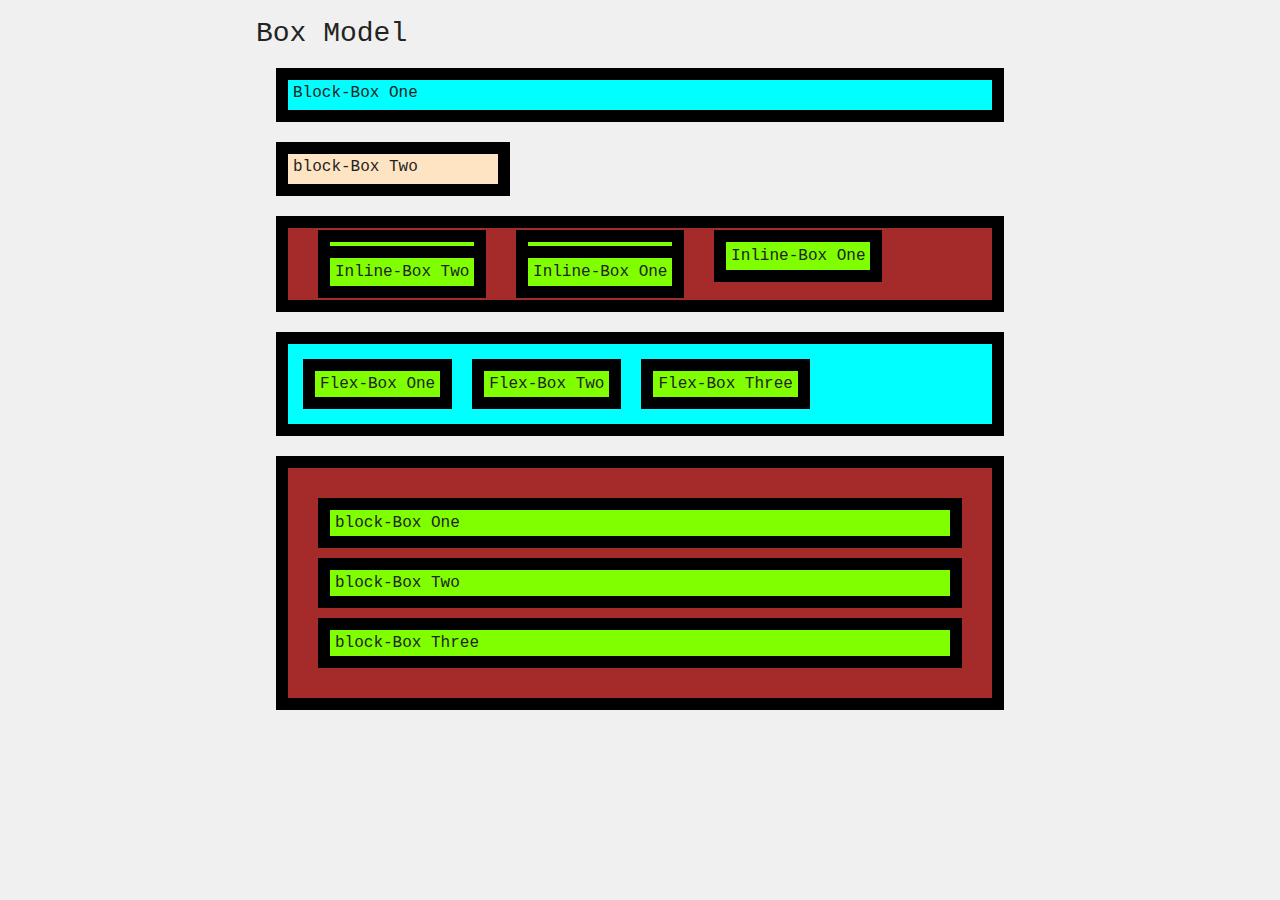
<file: box-model/index.html>
<!DOCTYPE html>
<html>
  <head>
    <title>Box Model</title>
    <meta charset="UTF-8">
    <link rel="stylesheet" href="./css/reset.css">
    <link rel="stylesheet" href="./css/main.css">
    <link rel="stylesheet" href="./css/box-model.css">
  </head>
  <body>
    <h1>Box Model</h1>
    <div class="box-one">Block-Box One</div>
    <div class="box-two">block-Box Two</div>
    <div class="box-three">
      <div class="box-four">Inline-Box One</div>
      <div class="box-five">Inline-Box Two</div>
      <div class="box-four">Inline-Box One</div>
      <div class="box-five">Inline-Box Two</div>
      <div class="box-four">Inline-Box One</div>
    </div>
    <div class="box-six">
      <div class="box-seven">Flex-Box One</div>
      <div class="box-eigth">Flex-Box Two</div>
      <div class="box-nine">Flex-Box Three</div>
    </div>
    <div class="box-ten">
      <div class="box-eleven">block-Box One</div>
      <div class="box-twelve">block-Box Two</div>
      <div class="box-thirteen">block-Box Three</div>
    </div>
    
  </body>
</html>
</file>
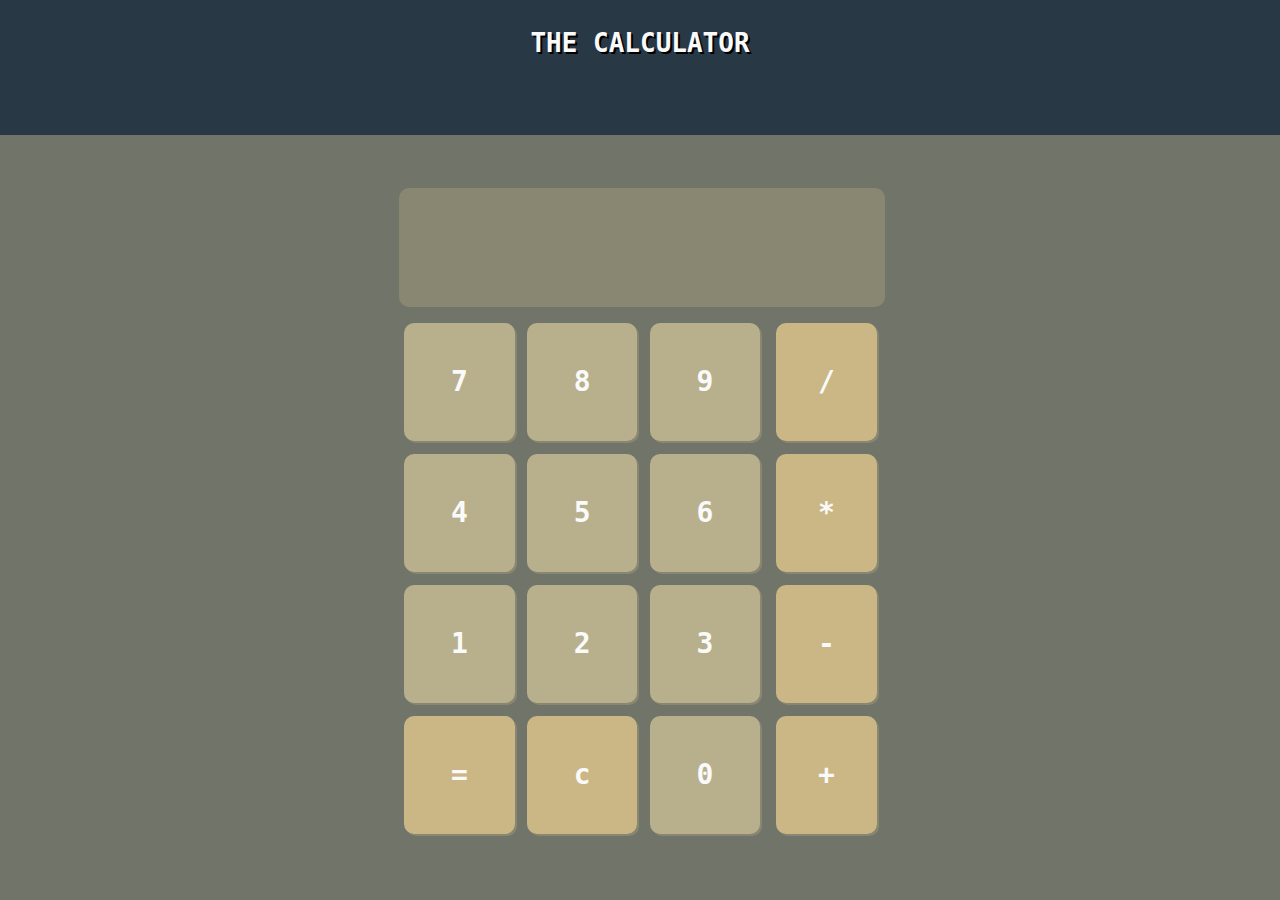
<file: calculator/index.html>
<!DOCTYPE html>
<html>
    <head>
        <title>Calculator</title>
        <meta encoding="UTF-8">

        <link rel="stylesheet" href="styles/reset.css">
        <link rel="stylesheet" href="styles/main.css">

    </head>
    <body>
        <header>
            <h1>THE CALCULATOR</h1>
        </header>
        <section id="calculator">
            <div id="calculator-border">
                <div id="display"><p id="expression"></p></div>
                <div id="number-block"></div>
                <div id="operators"></div>
            </div>
        </section>

        <script src="scripts/main.js"></script>
    </body>
</html>
</file>
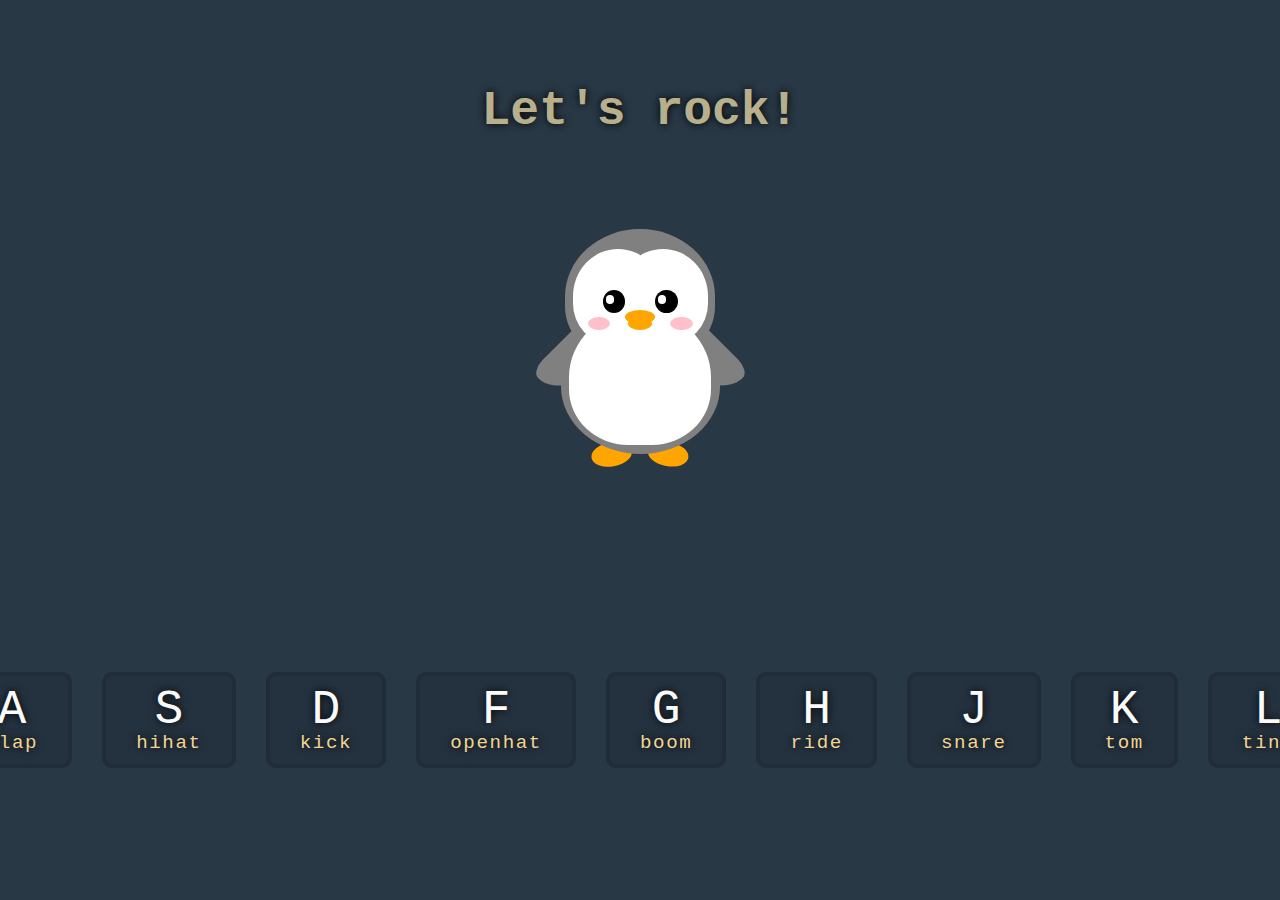
<file: DrumKit/index.html>
<!DOCTYPE html>
<html>
    <head>
        <title>Drums</title>
        <meta charset="UTF-8">
        <link rel="stylesheet" href="styles/reset.css">
        <link rel="stylesheet" href="styles/main.css">
        <link rel="stylesheet" href="styles/penguin.css">
    </head>
    <body>
        <header id="header">
            <h1>Let's rock!</h1> 
        </header>

        <section id="penguin">
            <div class="penguin">
                <div class="penguin-bottom">
                    <div class="right-hand"></div>
                    <div class="left-hand"></div>
                    <div class="right-feet"></div>
                    <div class="left-feet"></div>
                </div>
                <div class="penguin-top">
                    <div class="right-cheek"></div>
                    <div class="left-cheek"></div>
                    <div class="belly"></div>
                    <div class="right-eye">
                    <div class="sparkle"></div>
                    </div>
                    <div class="left-eye">
                    <div class="sparkle"></div>
                    </div>
                    <div class="blush-right"></div>
                    <div class="blush-left"></div>
                    <div class="beak-top"></div>
                    <div class="beak-bottom"></div>
                </div>
        </section>

        <section id="content-area">

            <div class="keys">
                <div data-key="65" class="key">
                  <kbd>A</kbd>
                  <span class="sound">clap</span>
                </div>
                <div data-key="83" class="key">
                  <kbd>S</kbd>
                  <span class="sound">hihat</span>
                </div>
                <div data-key="68" class="key">
                  <kbd>D</kbd>
                  <span class="sound">kick</span>
                </div>
                <div data-key="70" class="key">
                  <kbd>F</kbd>
                  <span class="sound">openhat</span>
                </div>
                <div data-key="71" class="key">
                  <kbd>G</kbd>
                  <span class="sound">boom</span>
                </div>
                <div data-key="72" class="key">
                  <kbd>H</kbd>
                  <span class="sound">ride</span>
                </div>
                <div data-key="74" class="key">
                  <kbd>J</kbd>
                  <span class="sound">snare</span>
                </div>
                <div data-key="75" class="key">
                  <kbd>K</kbd>
                  <span class="sound">tom</span>
                </div>
                <div data-key="76" class="key">
                  <kbd>L</kbd>
                  <span class="sound">tink</span>
                </div>
              </div>
            
              <audio data-key="65" src="sounds/clap.wav"></audio>
              <audio data-key="83" src="sounds/hihat.wav"></audio>
              <audio data-key="68" src="sounds/kick.wav"></audio>
              <audio data-key="70" src="sounds/openhat.wav"></audio>
              <audio data-key="71" src="sounds/boom.wav"></audio>
              <audio data-key="72" src="sounds/ride.wav"></audio>
              <audio data-key="74" src="sounds/snare.wav"></audio>
              <audio data-key="75" src="sounds/tom.wav"></audio>
              <audio data-key="76" src="sounds/tink.wav"></audio>
            
        </section>

        <script src="scripts/main.js"></script>
    </body>
</html>
</file>
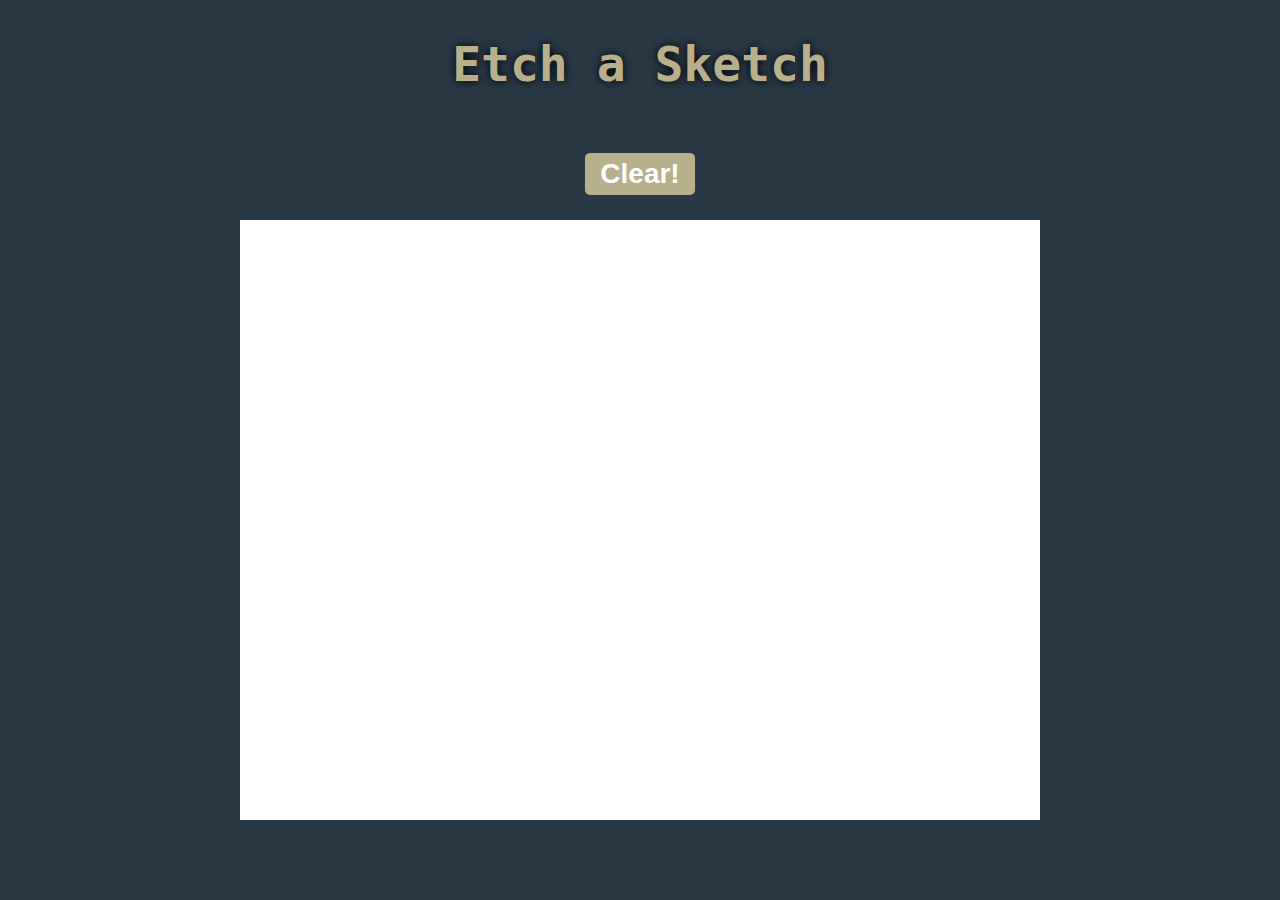
<file: etch-a-sketch/index.html>
<!DOCTYPE html>
<html>
<head>
    <title>Etch a Sketch</title>
    <meta encoding="UTF-8">

    <link rel="stylesheet" href="styles/reset.css">
    <link rel="stylesheet" href="styles/main.css">
</head>
<body>
    
    <header id="header">
        <h1>Etch a Sketch</h1>
    </header>
    
    <section id="etch-a-sketch">
        <button id="clear-btn" title="Clear Sketch.">Clear!</button>
        <div id="grid-container">
        </div>
    </section>

    <script src="scripts/main.js"></script>

</body>
</html>
</file>
<file: box-model/css/main.css>
:root{
    /** Global Variables **/
    --main-text-color: rgb(35,35,35);
    --main-background-color: rgb(240,240,240);

    --primary-color: rgb();
    --primary-color-ligthen: rgb();
    --primary-color-darken: rgb();

    --secondary-color: rgb();
    --secondary-color-ligthen: rgb();
    --secondary-color-darken: rgb();

    /** Global Colors **/
    background-color: var(--main-background-color);
    color: var(--main-text-color);

    /** Global Font **/
    font-family: "Lucida Console", "Courier New", monospace;
    font-size: 16px;

    /** Global Spacings **/
    margin-left: 20%;
    margin-right: 20%;
    margin-top: 20px;
}

/** Headings **/    
h1 {
    font-size: 28px;
    font-weight: 500;
}

h2 {
    font-size: 24px;
    font-weight: 500;
}

h3 {
    font-size: 21px;
    font-weight: 400;
}


/** Sections **/
section {
    margin-top: 20px;
    margin-bottom: 20px;
}
</file>
<file: box-model/css/box-model.css>
.box-one {
    background-color: aqua;
    height: 20px;
    width: auto;
    padding: 5px;
    border: black 12px solid;
    margin: 20px
}

.box-two {
    background-color: bisque;
    height: 20px;
    width: 200px;
    padding: 5px;
    border: black 12px solid;
    margin: 20px;
}

.box-three {
    background-color: brown;
    height: auto;
    width: auto;
    padding: 20px;
    border: black 12px solid;
    margin: 20px;
}

.box-four, .box-five {
    display: inline;
    background-color: chartreuse;
    padding: 5px;
    border: black 12px solid;
    margin: 10px;
}

.box-six{
    display: flex;
    background-color: aqua;
    height: auto;
    width: auto;
    padding: 5px;
    border: black 12px solid;
    margin: 20px
}

.box-seven, .box-nine {
    background-color: chartreuse;
    padding: 5px;
    border: black 12px solid;
    margin: 10px;
}

.box-eigth {
    display: inline;
    background-color: chartreuse;
    padding: 5px;
    border: black 12px solid;
    margin: 10px;
}

.box-ten {
    background-color: brown;
    height: auto;
    width: auto;
    padding: 20px;
    border: black 12px solid;
    margin: 20px;
}

.box-eleven, .box-twelve, .box-thirteen {
    background-color: chartreuse;
    padding: 5px;
    border: black 12px solid;
    margin: 10px;
}
</file>
<file: calculator/styles/main.css>
:root {
    --primary-color: 40,56,69;
    --primary-color-accent: 32,44,57;
    --secondary-color: 184,176,141;
    --secondary-color-accent: 242,212,146; 
    --accent-color: 242,149,89;

    --main-font: monospace;
    --main-font-size: 28px;
    --main-font-weight: 700;
}

body {
    display: grid;
    grid-template-rows: 15vh 85vh;
    grid-template-columns: 100vw;
    grid-template-areas: 
    "top"
    "calculator";

    font-family: var(--main-font, Courier);
    font-size: var(--main-font-size);
    font-weight: var(--main-font-weight);
    color: #fafafa;

    background-color: rgb(var(--primary-color));
}

header {
    grid-area: top;
    display: flex;
    justify-content: center;
    margin: 30px;
}

h1 {
    font-size: 26px;
    font-weight: 800;
    text-shadow: 2px 2px black;
}

#calculator {
    grid-area: calculator;
    background-color: rgba(var(--secondary-color), 0.5);
    width: 100vw;
    
    display: flex;
    justify-content: center;
    align-items: center;
}

#calculator-border {
    width: 40vw;
    height: 75vh;

    display: grid;
    grid-template-columns: 3fr 1fr;
    grid-template-rows: 1fr 4fr;
    grid-template-areas: 
    "display display"
    "number-block operators";

    padding: 10px;
}

#display {
    grid-area: display;
    background-color: rgba(var(--secondary-color-accent), 0.2);
    margin: 8px;
    margin-left: 15px;
    border-radius: 10px;
    width: 91%;
    
    display: flex;
    justify-content: end;
    align-items: center;
    font-size: 28px;
    font-weight: 700;

    padding: 10px;

}

#number-block {
    grid-area: number-block;
    margin: 8px;

    display: grid;
    grid-template-columns: repeat(3, 1fr);
    grid-template-rows: repeat(4, 1fr);
    direction: rtl;

}

.number {
    width: 90%;
    height: 90%;
    display: flex;
    justify-content: center;
    align-items: center;
    background-color: rgb(var(--secondary-color));
    border-radius: 10px;
    box-shadow: 2px 2px rgba(var(--secondary-color-accent), 0.2);

    transition: all .07s ease;
}

.math-operator, .input-operator {
    width: 90%;
    height: 90%;
    display: flex;
    justify-content: center;
    align-items: center;
    background-color: rgba(var(--secondary-color-accent), 0.7);
    border-radius: 10px;
    box-shadow: 2px 2px rgba(var(--secondary-color-accent), 0.2);
    transition: all .07s ease;
}

#operators {
    grid-area: operators;
    margin: 8px;
    display: grid;
    grid-template-columns: 1fr;
    grid-template-rows: repeat(4, 1fr);
}

.key-pressed {
    transform: scale(1.2);
    border-color: rgb(var(--secondary-color-accent));
    box-shadow: 0 0 1rem rgb(var(--secondary-color-accent));
}

.number:hover, .math-operator:hover, .input-operator:hover{
    cursor: pointer;
    transform: scale(1.1);
    border-color: rgb(var(--secondary-color-accent));
    box-shadow: 0 0 1rem rgb(var(--secondary-color-accent));
}
</file>
<file: DrumKit/styles/main.css>
:root {
    --primary-color: 40,56,69;
    --primary-color-accent: 32,44,57;
    --secondary-color: 184,176,141;
    --secondary-color-accent: 242,212,146; 
    --accent-color: 242,149,89;

    --main-font: monospace;
    --main-font-size: 16px;
    --main-font-weight: 400;
}

body {
    display: grid;
    grid-template-rows: 15vh 45vh 40vh;
    grid-template-columns: 100vw;
    grid-template-areas: 
    "top"
    "penguin"
    "content";

    font-family: var(--main-font, Courier);
    font-size: var(--main-font-size);
    font-weight: var(--main-font-weight);

    background-color: rgb(var(--primary-color));
}

header {
    grid-area: top;
    display: flex;
    justify-content: center;
    align-items: flex-end;
}

section#penguin {
    grid-area: penguin;
}

section#content-area {
    grid-area: content;
    height: 100%;
    display: flex;
    flex-direction: row;    
    justify-content: center;
    align-items: center;

    color: #fafafa;
}

h1 {
    font-size: 3em;
    font-weight: 800;
    color: rgb(var(--secondary-color));
    text-shadow: 0 0 .5rem black;
}

section#content-area div.keys {
    display: flex;
    flex-direction: row;
}

div.keys div.key {
    margin: 15px;
    text-align: center;
    padding: 10px 30px;
    background-color: rgba(var(--primary-color-accent), 0.5);
    border: 4px solid rgb(var(--primary-color-accent));
    border-radius: 10px;
    transition: all .07s ease;
    text-shadow: 0 0 .5rem black;
}

div.key span.sound {
    font-size: 1.2rem;
    letter-spacing: .1rem;
    color: rgb(var(--secondary-color-accent));
}

div.key kbd {
    display: block;
    font-size: 3rem;
  }

  .playing {
    transform: scale(1.1);
    border-color: rgb(var(--secondary-color-accent));
    box-shadow: 0 0 1rem rgb(var(--secondary-color-accent));
  }
</file>
<file: DrumKit/styles/penguin.css>
:root {
    --penguin-skin: gray;
    --penguin-belly: white;
    --penguin-beak: orange;
  }

.penguin {
    position: relative;
    margin: auto;
    display: block;
    margin-top: 5%;
    width: 300px;
    height: 300px;
  }

  .right-cheek {
    top: 15%;
    left: 35%;
    background: var(--penguin-belly, white);
    width: 60%;
    height: 70%;
    border-radius: 70% 70% 60% 60%;
  }

  .left-cheek {
    top: 15%;
    left: 5%;
    background: var(--penguin-belly, white);
    width: 60%;
    height: 70%;
    border-radius: 70% 70% 60% 60%;
  }

  .belly {
    top: 60%;
    left: 2.5%;
    background: var(--penguin-belly);
    width: 95%;
    height: 100%;
    border-radius: 120% 120% 100% 100%;
  }

  .penguin-top {
    top: 10%;
    left: 25%;
    background: var(--penguin-skin, gray);
    width: 50%;
    height: 45%;
    border-radius: 70% 70% 60% 60%;
  }

  .penguin-bottom {
    top: 40%;
    left: 23.5%;
    background: var(--penguin-skin, gray);
    width: 53%;
    height: 45%;
    border-radius: 70% 70% 100% 100%;
  }

  .right-hand {
    top: 0%;
    left: -5%;
    background: var(--penguin-skin, gray);
    width: 30%;
    height: 60%;
    border-radius: 30% 30% 120% 30%;
    transform: rotate(45deg);
    z-index: -1;
  }

  .left-hand {
    top: 0%;
    left: 75%;
    background: var(--penguin-skin, gray);
    width: 30%;
    height: 60%;
    border-radius: 30% 30% 30% 120%;
    transform: rotate(-45deg);
    z-index: -1;
  }

  .dancing {
      animation-name: danceHand;
      animation-duration: 0.7s;
      animation-iteration-count: infinite;
  }

  .dancing-left {
    animation-name: danceLeftHand;
    animation-duration: 0.7s;
    animation-iteration-count: infinite;
}

  @keyframes danceHand {
    50% {
        transform: rotate(30deg);
    }
}

@keyframes danceLeftHand {
    50% {
        transform: rotate(-28deg);
    }
}

  .right-feet {
    top: 85%;
    left: 60%;
    background: var(--penguin-beak, orange);
    width: 15%;
    height: 30%;
    border-radius: 50% 50% 50% 50%;
    transform: rotate(-80deg);
    z-index: -2222;
  }

  .left-feet {
    top: 85%;
    left: 25%;
    background: var(--penguin-beak, orange);
    width: 15%;
    height: 30%;
    border-radius: 50% 50% 50% 50%;
    transform: rotate(80deg);
    z-index: -2222;
  }

  .right-eye {
    top: 45%;
    left: 60%;
    background: black;
    width: 15%;
    height: 17%;
    border-radius: 50%;
  }

  .left-eye {
    top: 45%;
    left: 25%;
    background: black;
    width: 15%;
    height: 17%;
    border-radius: 50%;
  }

  .sparkle {
    top: 25%;
    left: 15%;
    background: white;
    width: 35%;
    height: 35%;
    border-radius: 50%;
  }

  .blush-right {
    top: 65%;
    left: 15%;
    background: pink;
    width: 15%;
    height: 10%;
    border-radius: 50%;
  }

  .blush-left {
    top: 65%;
    left: 70%;
    background: pink;
    width: 15%;
    height: 10%;
    border-radius: 50%;
  }

  .beak-top {
    top: 60%;
    left: 40%;
    background: var(--penguin-beak, orange);
    width: 20%;
    height: 10%;
    border-radius: 50%;
  }

  .beak-bottom {
    top: 65%;
    left: 42%;
    background: var(--penguin-beak, orange);
    width: 16%;
    height: 10%;
    border-radius: 50%;
  }

  .penguin * {
    position: absolute;
  }
</file>
<file: etch-a-sketch/styles/main.css>
:root {
    --primary-color: 40,56,69;
    --primary-color-accent: 32,44,57;
    --secondary-color: 184,176,141;
    --secondary-color-accent: 242,212,146; 
    --accent-color: 242,149,89;
    --main-font: monospace;
    --main-font-size: 16px;
    --main-font-weight: 400;
}

body {
    font-family: var(--main-font, Courier);
    font-size: var(--main-font-size, 16px);
    font-weight: var(--main-font-weight, 400);
    color: rgb(var(--secondary-color, rgb(184,176,141)));
    background-color: rgb(var(--primary-color, rgb(40,56,69)));

    display: flex;
    flex-direction: column;
    align-items: center;
}

section#etch-a-sketch {
    display: flex;
    flex-direction: column;
    align-items: center;
}

h1 {
    margin: 40px;
    font-size: 3em;
    font-weight: 800;
    color: rgb(var(--secondary-color));
    text-shadow: 0 0 .5rem black;
}

h2 {
    margin-bottom: 30px;
    font-size: 1.5em;
    font-weight: 700;
    color: rgb(var(--secondary-color));
    text-shadow: 0 0 .2rem black;
}

div#grid-container {
    display: grid;
    height: 600px;
    width: 800px;
}

div.field {
    width: auto;
    height: auto;
    background-color:white;

}

button#clear-btn {
    color: white;
    font-size: 28px;
    font-weight: 700;
    margin: 25px 15px;
    padding: 5px 15px;
    border: 0px;
    border-radius: 5px;
    background-color: rgb(var(--secondary-color));
}

button#clear-btn:hover {
    background-color: rgb(var(--secondary-color-accent));
    cursor: pointer;
}
</file>
